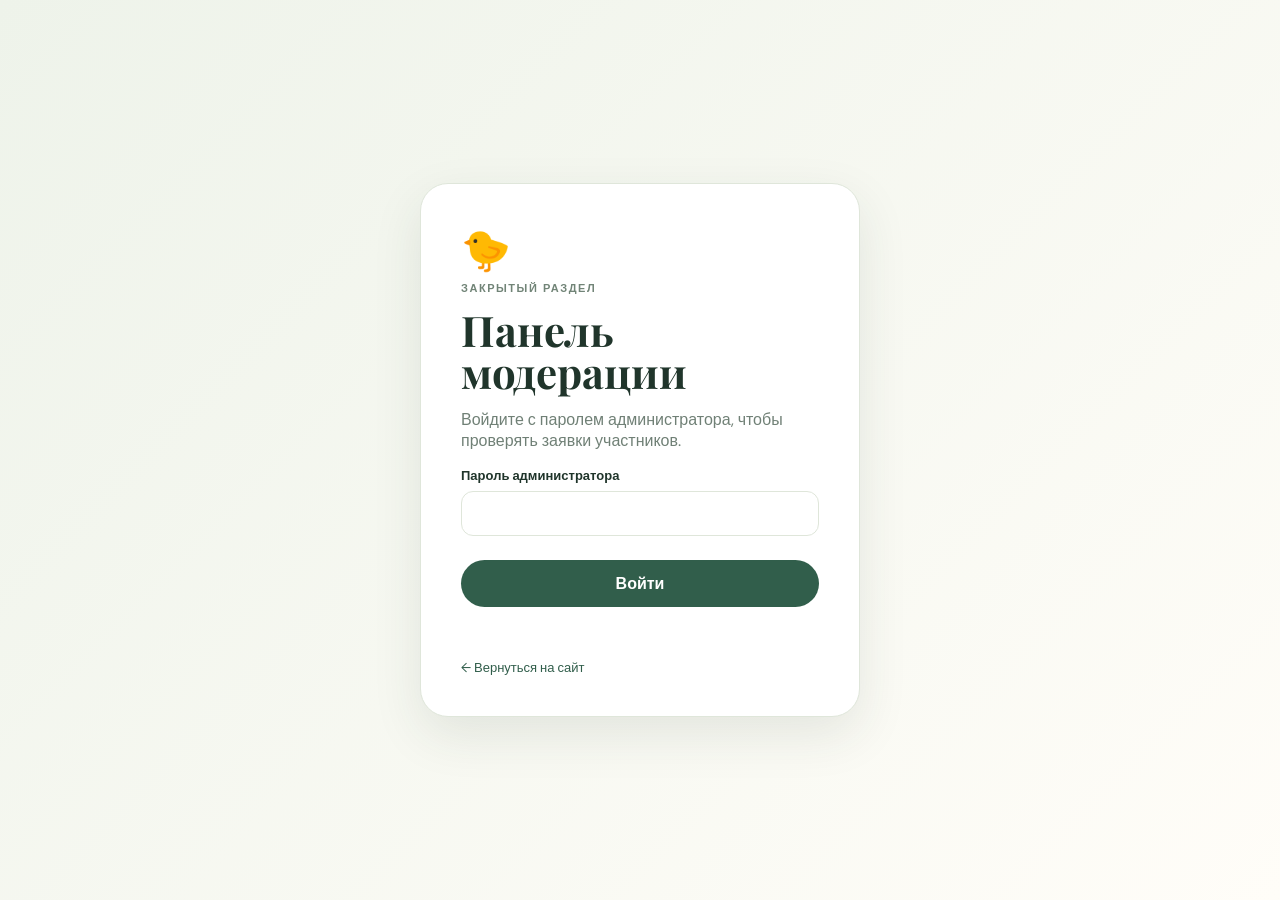
<file: admin.html>
<!DOCTYPE html><html lang="ru"><head><meta charset="UTF-8"><meta name="viewport" content="width=device-width,initial-scale=1"><title>Модерация — Фотоконкурс канареек</title><link rel="preconnect" href="https://fonts.googleapis.com"><link rel="preconnect" href="https://fonts.gstatic.com" crossorigin><link href="https://fonts.googleapis.com/css2?family=DM+Sans:wght@400;500;700&family=Playfair+Display:wght@600;700&display=swap" rel="stylesheet"><link rel="stylesheet" href="admin.css"></head><body><div id="loginView" class="login"><div class="login-card"><div class="admin-logo">🐤</div><span class="eyebrow">Закрытый раздел</span><h1>Панель модерации</h1><p>Войдите с паролем администратора, чтобы проверять заявки участников.</p><form id="loginForm"><label>Пароль администратора<input id="adminPassword" type="password" autocomplete="current-password" required></label><button class="button" type="submit">Войти</button><div id="loginNote" class="note"></div></form><a href="index.html" class="back-link">← Вернуться на сайт</a></div></div><div id="appView" class="hidden"><header class="admin-header"><div><a href="index.html" class="brand">🐤 <span>Фотоконкурс <strong>канареек</strong></span></a><span class="admin-title">Модерация</span></div><div class="header-actions"><button id="changePasswordBtn" class="ghost">Сменить пароль</button><button id="logoutBtn" class="ghost">Выйти</button></div></header><main class="admin-main"><div class="topbar"><div><span class="eyebrow">Управление конкурсом</span><h1>Заявки участников</h1></div><button id="refreshBtn" class="button secondary">↻ Обновить</button></div><div class="stats"><div><strong id="allCount">0</strong><span>Всего</span></div><div><strong id="pendingCount">0</strong><span>На модерации</span></div><div><strong id="approvedCount">0</strong><span>Одобрено</span></div><div><strong id="rejectedCount">0</strong><span>Отклонено</span></div></div><div class="tabs"><button class="active" data-status="all">Все</button><button data-status="pending">На модерации</button><button data-status="approved">Одобрено</button><button data-status="rejected">Отклонено</button></div><section class="content-grid"><div id="list" class="requests"></div><aside id="detail" class="detail"><div class="detail-empty">Выберите заявку слева</div></aside></section></main></div><div id="passwordModal" class="modal hidden"><div class="modal-card"><button id="closeModal" class="close">×</button><h2>Смена пароля</h2><form id="passwordForm"><label>Текущий пароль<input id="currentPassword" type="password" required></label><label>Новый пароль<input id="newPassword" type="password" minlength="12" required><small>Не менее 12 символов.</small></label><button class="button" type="submit">Сохранить новый пароль</button><div id="passwordNote" class="note"></div></form></div></div><script type="module" src="admin.js"></script></body></html>
</file>
<file: admin.css>
:root{--ink:#20352b;--muted:#708076;--paper:#f7f7f2;--card:#fff;--green:#315e4b;--line:#dfe6da;--gold:#dfa83d;--red:#bd5a52;--shadow:0 18px 50px rgba(35,61,48,.10)}*{box-sizing:border-box}body{margin:0;background:var(--paper);color:var(--ink);font-family:'DM Sans',sans-serif}.hidden{display:none!important}.admin-header{height:74px;background:#fff;border-bottom:1px solid var(--line);padding:0 32px;display:flex;align-items:center;justify-content:space-between;position:sticky;top:0;z-index:5}.admin-header>div{display:flex;align-items:center;gap:24px}.brand{color:var(--ink);text-decoration:none;font-weight:500}.brand strong{display:block}.admin-title{color:var(--muted);padding-left:24px;border-left:1px solid var(--line)}.header-actions{gap:8px!important}.ghost{border:1px solid var(--line);background:#fff;border-radius:10px;padding:9px 13px;cursor:pointer;color:var(--ink)}.admin-main{width:min(1240px,calc(100% - 40px));margin:0 auto;padding:46px 0 70px}.topbar{display:flex;align-items:end;justify-content:space-between;gap:20px}.eyebrow{font-size:11px;text-transform:uppercase;letter-spacing:.14em;font-weight:700;color:#718477}.topbar h1{font-family:'Playfair Display',serif;font-size:48px;line-height:1;margin:12px 0 0}.button{border:0;background:var(--green);color:#fff;border-radius:999px;padding:13px 20px;font:inherit;font-weight:700;cursor:pointer}.button.secondary{background:#fff;color:var(--green);border:1px solid var(--line)}.stats{display:grid;grid-template-columns:repeat(4,1fr);gap:14px;margin:32px 0 18px}.stats>div{background:#fff;border:1px solid var(--line);border-radius:18px;padding:20px}.stats strong{display:block;font-size:30px}.stats span{font-size:13px;color:var(--muted)}.tabs{display:flex;gap:8px;margin:18px 0}.tabs button{border:1px solid var(--line);background:#fff;border-radius:999px;padding:10px 15px;cursor:pointer}.tabs button.active{background:var(--green);color:#fff;border-color:var(--green)}.content-grid{display:grid;grid-template-columns:1.1fr .9fr;gap:18px;align-items:start}.requests{display:flex;flex-direction:column;gap:10px}.request{background:#fff;border:1px solid var(--line);border-radius:18px;padding:12px;display:grid;grid-template-columns:82px 1fr auto;gap:14px;align-items:center;cursor:pointer}.request:hover{box-shadow:var(--shadow)}.request.selected{border-color:#6d947d;box-shadow:0 0 0 2px rgba(49,94,75,.08)}.request img{width:82px;height:72px;border-radius:12px;object-fit:cover}.request-name{font-weight:700}.request-meta{font-size:12px;color:var(--muted);margin-top:3px}.status{display:inline-flex;margin-top:8px;border-radius:999px;padding:5px 9px;font-size:11px;font-weight:700}.status.pending{background:#fff3d7;color:#8a651e}.status.approved{background:#e4f1e8;color:#2e6b4b}.status.rejected{background:#fbe7e4;color:#a44840}.detail{background:#fff;border:1px solid var(--line);border-radius:22px;padding:18px;position:sticky;top:94px;min-height:430px}.detail-empty{display:grid;place-items:center;min-height:390px;color:var(--muted)}.detail img.main-photo{width:100%;height:330px;object-fit:cover;border-radius:16px}.detail h2{font-family:'Playfair Display',serif;margin:16px 0 4px;font-size:30px}.detail .meta{color:var(--muted);font-size:13px}.detail .story{margin:18px 0;color:#536258;line-height:1.6}.actions{display:flex;gap:8px;margin-top:18px}.actions button{flex:1;padding:12px;border-radius:12px;border:1px solid var(--line);background:#fff;cursor:pointer;font-weight:700}.actions .approve{background:#e4f1e8;color:#2e6b4b;border-color:#c9dfcf}.actions .reject{background:#fbe7e4;color:#a44840;border-color:#efd0cc}.login{min-height:100vh;display:grid;place-items:center;background:linear-gradient(135deg,#eef3ea,#fffdf8)}.login-card{width:min(440px,calc(100% - 32px));background:#fff;border:1px solid var(--line);border-radius:28px;padding:40px;box-shadow:var(--shadow)}.admin-logo{font-size:40px}.login-card h1{font-family:'Playfair Display',serif;font-size:42px;line-height:1;margin:12px 0}.login-card p{color:var(--muted)}label{display:flex;flex-direction:column;gap:7px;font-size:13px;font-weight:700;margin:16px 0}input{padding:13px;border:1px solid var(--line);border-radius:12px;font:inherit}.login-card .button{width:100%;margin-top:8px}.back-link{display:block;margin-top:22px;color:var(--green);text-decoration:none;font-size:13px}.note{margin-top:12px;color:#a44840;font-size:13px;min-height:18px}.modal{position:fixed;inset:0;background:rgba(20,35,28,.35);display:grid;place-items:center;z-index:20;padding:20px}.modal-card{position:relative;width:min(440px,100%);background:#fff;border-radius:24px;padding:30px}.modal-card h2{font-family:'Playfair Display',serif;font-size:32px;margin:0}.close{position:absolute;right:18px;top:14px;border:0;background:none;font-size:28px;cursor:pointer}small{color:var(--muted);font-weight:400}@media(max-width:900px){.content-grid{grid-template-columns:1fr}.detail{position:static}.stats{grid-template-columns:repeat(2,1fr)}}@media(max-width:600px){.admin-header{padding:0 16px}.admin-title{display:none}.header-actions .ghost:first-child{display:none}.admin-main{width:min(100% - 24px,1240px);padding-top:30px}.topbar h1{font-size:38px}.stats{grid-template-columns:1fr 1fr}.request{grid-template-columns:64px 1fr}.request img{width:64px;height:64px}.request .status{display:none}.request>div:last-child{display:none}.tabs{overflow:auto}.detail img.main-photo{height:260px}}
</file>
